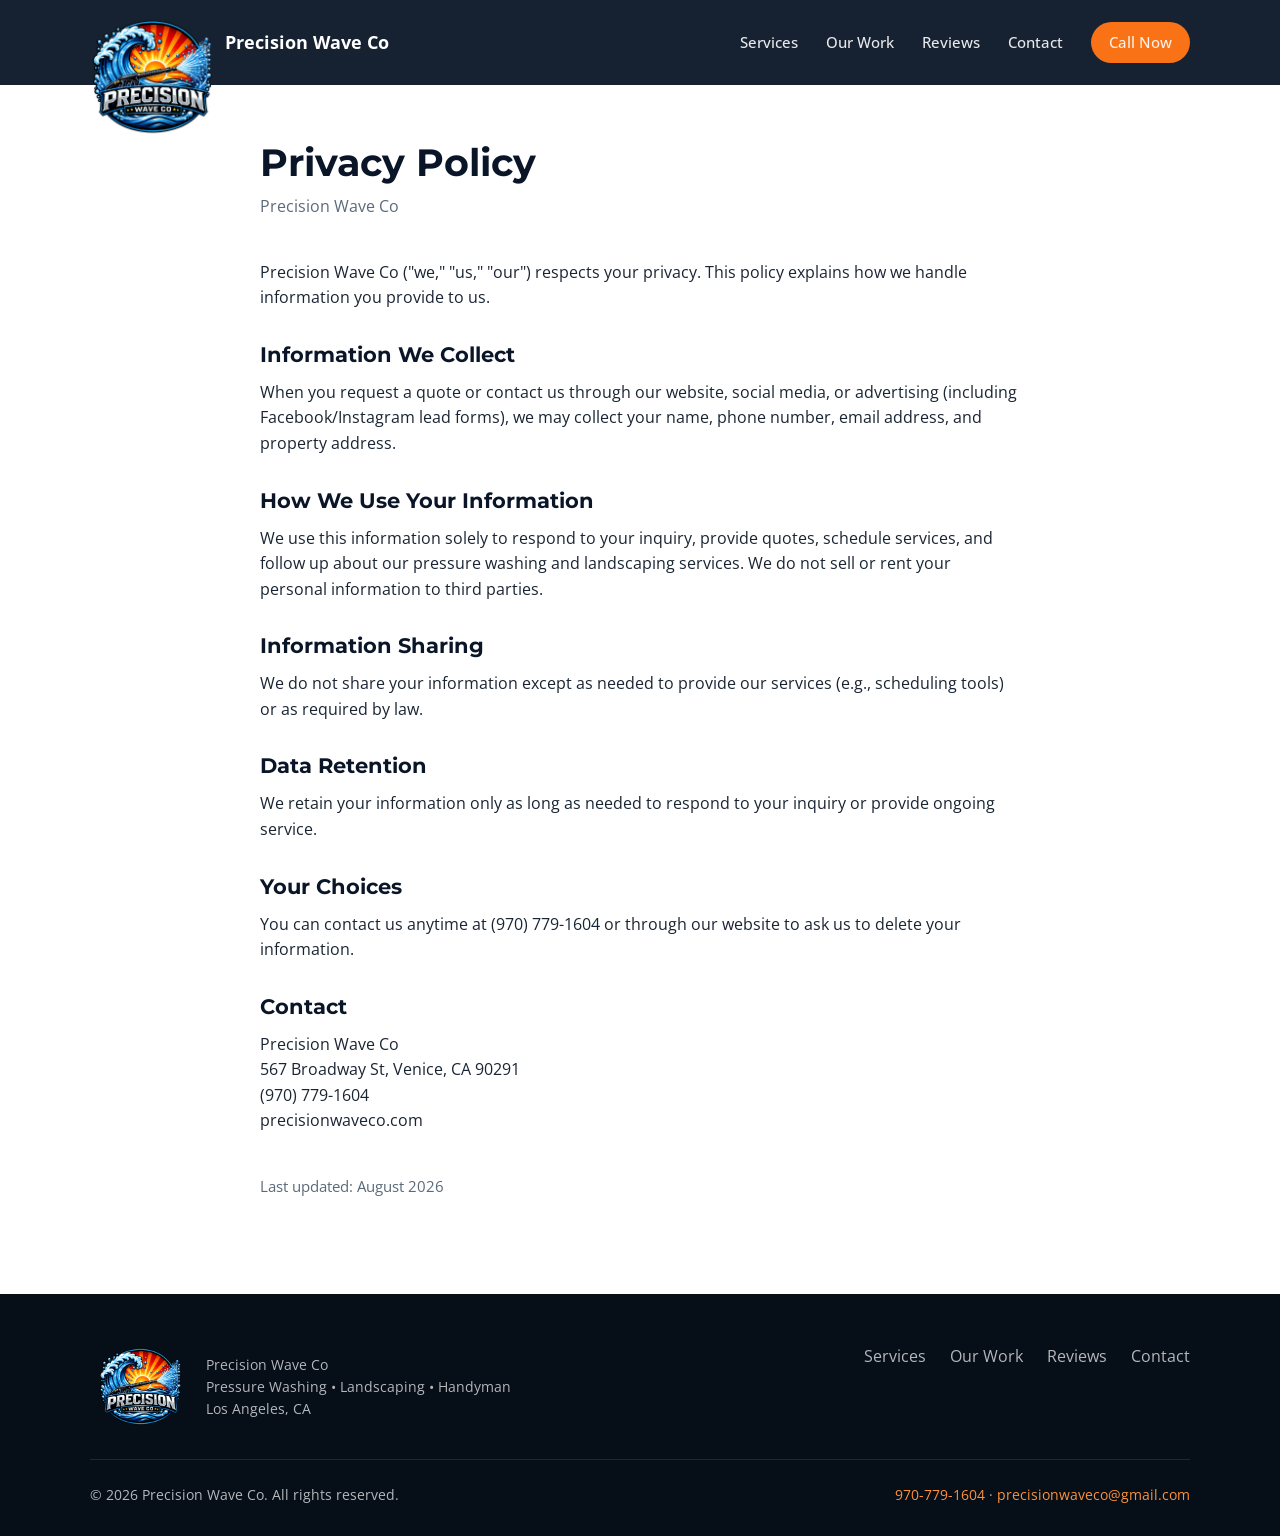
<file: privacy-policy.html>
<!DOCTYPE html>
<html lang="en">
<head>
  <meta charset="UTF-8">
  <meta name="viewport" content="width=device-width, initial-scale=1.0">
  <title>Privacy Policy | Precision Wave Co</title>
  <meta name="description" content="Privacy Policy for Precision Wave Co — how we collect, use, and protect information you provide to us.">
  <link rel="canonical" href="https://precisionwaveco.com/privacy-policy.html">
  <link rel="icon" type="image/png" href="images/logo.png">

  <link rel="stylesheet" href="css/styles.css">
  <link rel="preconnect" href="https://fonts.googleapis.com">
  <link rel="preconnect" href="https://fonts.gstatic.com" crossorigin>
  <link href="https://fonts.googleapis.com/css2?family=Montserrat:wght@400;600;700;800&family=Open+Sans:wght@400;500;600&display=swap" rel="stylesheet">

  <style>
    .legal {
      padding: 140px 0 80px;
    }
    .legal .container {
      max-width: 800px;
    }
    .legal h1 {
      font-size: clamp(1.8rem, 4vw, 2.4rem);
      color: var(--blue-deep);
      margin-bottom: 0.5rem;
    }
    .legal .legal-sub {
      color: var(--gray-600);
      margin-bottom: 2.5rem;
    }
    .legal h2 {
      font-size: 1.3rem;
      color: var(--blue-deep);
      margin: 2rem 0 0.75rem;
    }
    .legal p {
      margin-bottom: 1rem;
    }
    .legal .legal-updated {
      margin-top: 2.5rem;
      color: var(--gray-600);
      font-size: 0.95rem;
    }
  </style>
</head>
<body>
  <!-- Header / Nav -->
  <header class="header" id="header">
    <div class="container nav-container">
      <a href="index.html" class="logo-link">
        <img src="images/logo.png" alt="Precision Wave Co Logo" class="logo-img">
        <span class="logo-text">Precision Wave Co</span>
      </a>
      <nav class="nav" id="nav">
        <a href="index.html#services">Services</a>
        <a href="index.html#gallery">Our Work</a>
        <a href="index.html#reviews">Reviews</a>
        <a href="index.html#contact">Contact</a>
        <a href="tel:+19707791604" class="btn btn-nav">Call Now</a>
      </nav>
      <button class="hamburger" id="hamburger" aria-label="Open menu" aria-expanded="false" aria-controls="nav">
        <span></span><span></span><span></span>
      </button>
    </div>
    <div class="nav-overlay" id="nav-overlay"></div>
  </header>

  <!-- Privacy Policy -->
  <section class="legal">
    <div class="container">
      <h1>Privacy Policy</h1>
      <p class="legal-sub">Precision Wave Co</p>

      <p>Precision Wave Co ("we," "us," "our") respects your privacy. This policy explains how we handle information you provide to us.</p>

      <h2>Information We Collect</h2>
      <p>When you request a quote or contact us through our website, social media, or advertising (including Facebook/Instagram lead forms), we may collect your name, phone number, email address, and property address.</p>

      <h2>How We Use Your Information</h2>
      <p>We use this information solely to respond to your inquiry, provide quotes, schedule services, and follow up about our pressure washing and landscaping services. We do not sell or rent your personal information to third parties.</p>

      <h2>Information Sharing</h2>
      <p>We do not share your information except as needed to provide our services (e.g., scheduling tools) or as required by law.</p>

      <h2>Data Retention</h2>
      <p>We retain your information only as long as needed to respond to your inquiry or provide ongoing service.</p>

      <h2>Your Choices</h2>
      <p>You can contact us anytime at <a href="tel:+19707791604">(970) 779-1604</a> or through our website to ask us to delete your information.</p>

      <h2>Contact</h2>
      <p>
        Precision Wave Co<br>
        567 Broadway St, Venice, CA 90291<br>
        <a href="tel:+19707791604">(970) 779-1604</a><br>
        <a href="https://precisionwaveco.com">precisionwaveco.com</a>
      </p>

      <p class="legal-updated">Last updated: August 2026</p>
    </div>
  </section>

  <!-- Footer -->
  <footer class="footer">
    <div class="container">
      <div class="footer-top">
        <div class="footer-brand">
          <img src="images/logo.png" alt="Precision Wave Co" class="footer-logo">
          <p>Precision Wave Co<br>Pressure Washing • Landscaping • Handyman<br>Los Angeles, CA</p>
        </div>
        <div class="footer-links">
          <a href="index.html#services">Services</a>
          <a href="index.html#gallery">Our Work</a>
          <a href="index.html#reviews">Reviews</a>
          <a href="index.html#contact">Contact</a>
        </div>
      </div>
      <div class="footer-bottom">
        <p>© 2026 Precision Wave Co. All rights reserved.</p>
        <p><a href="tel:+19707791604">970-779-1604</a> · <a href="mailto:precisionwaveco@gmail.com">precisionwaveco@gmail.com</a></p>
      </div>
    </div>
  </footer>

  <script src="js/main.js"></script>
</body>
</html>
</file>
<file: css/styles.css>
/* ===== Reset & Base ===== */
*, *::before, *::after {
  box-sizing: border-box;
  margin: 0;
  padding: 0;
}

:root {
  --blue-deep: #0a1628;
  --blue-mid: #0d2b4a;
  --blue-bright: #1e90ff;
  --blue-water: #00b4e6;
  --orange: #f97316;
  --orange-light: #fb923c;
  --yellow: #ffcc00;
  --white: #ffffff;
  --gray-100: #f5f7fa;
  --gray-200: #e8ecf1;
  --gray-600: #5a6a7a;
  --gray-800: #1a2533;
  --shadow: 0 10px 40px rgba(0,0,0,0.15);
  --radius: 12px;
  --transition: 0.25s ease;
}

html {
  scroll-behavior: smooth;
}

body {
  font-family: 'Open Sans', system-ui, sans-serif;
  color: var(--gray-800);
  line-height: 1.6;
  background: var(--white);
  overflow-x: hidden;
}

h1, h2, h3, h4 {
  font-family: 'Montserrat', system-ui, sans-serif;
  font-weight: 700;
  line-height: 1.2;
}

img {
  max-width: 100%;
  height: auto;
  display: block;
}

a {
  color: inherit;
  text-decoration: none;
}

.container {
  width: 100%;
  max-width: 1140px;
  margin: 0 auto;
  padding: 0 20px;
}

.section-title {
  font-size: clamp(1.8rem, 4vw, 2.4rem);
  text-align: center;
  margin-bottom: 0.5rem;
  color: var(--blue-deep);
}

.section-sub {
  text-align: center;
  color: var(--gray-600);
  margin-bottom: 2.5rem;
  font-size: 1.05rem;
}

/* Buttons */
.btn {
  display: inline-flex;
  align-items: center;
  justify-content: center;
  gap: 8px;
  padding: 12px 24px;
  border-radius: 50px;
  font-weight: 600;
  font-size: 1rem;
  border: none;
  cursor: pointer;
  transition: var(--transition);
  text-align: center;
}

.btn-primary {
  background: linear-gradient(135deg, var(--orange), var(--orange-light));
  color: white;
  box-shadow: 0 4px 15px rgba(255, 107, 0, 0.35);
}

.btn-primary:hover {
  transform: translateY(-2px);
  box-shadow: 0 6px 20px rgba(255, 107, 0, 0.45);
}

.btn-secondary {
  background: transparent;
  color: white;
  border: 2px solid rgba(255,255,255,0.8);
}

.btn-secondary:hover {
  background: rgba(255,255,255,0.15);
}

.btn-nav {
  background: var(--orange);
  color: white;
  padding: 8px 18px;
  font-size: 0.9rem;
}

.btn-outline {
  background: transparent;
  border: 2px solid var(--blue-bright);
  color: var(--blue-bright);
  padding: 10px 20px;
}

.btn-outline:hover {
  background: var(--blue-bright);
  color: white;
}

.btn-full {
  width: 100%;
}

/* Header */
.header {
  position: fixed;
  top: 0;
  left: 0;
  right: 0;
  z-index: 1000;
  background: rgba(10, 22, 40, 0.95);
  backdrop-filter: blur(10px);
  transition: var(--transition);
}

.nav-container {
  display: flex;
  align-items: center;
  justify-content: space-between;
  height: 85px;
}

.logo-link {
  display: flex;
  align-items: center;
  gap: 10px;
  color: white;
  font-weight: 700;
  font-size: 1.1rem;
}

.logo-img {
  width: 125px;
  height: 125px;
  border-radius: 0;
  object-fit: contain;
  margin-top: 22px;
  margin-bottom: -45px;
  position: relative;
  z-index: 10;
}

.nav {
  display: flex;
  align-items: center;
  gap: 28px;
}

.nav a {
  color: rgba(255,255,255,0.9);
  font-weight: 500;
  font-size: 0.95rem;
  transition: color 0.2s;
}

.nav a:hover {
  color: var(--orange-light);
}

.hamburger {
  display: none;
  flex-direction: column;
  justify-content: center;
  gap: 5px;
  width: 44px;
  height: 44px;
  background: none;
  border: none;
  cursor: pointer;
  padding: 5px;
  z-index: 1002;
}

.hamburger span {
  width: 24px;
  height: 2px;
  background: white;
  border-radius: 2px;
  transition: var(--transition);
}

.hamburger.active span:nth-child(1) {
  transform: translateY(7px) rotate(45deg);
}

.hamburger.active span:nth-child(2) {
  opacity: 0;
}

.hamburger.active span:nth-child(3) {
  transform: translateY(-7px) rotate(-45deg);
}

.nav-overlay {
  display: none;
}

/* Hero */
.hero {
  position: relative;
  min-height: 100vh;
  display: flex;
  align-items: center;
  justify-content: center;
  background: linear-gradient(160deg, var(--blue-deep) 0%, var(--blue-mid) 50%, #0a3a5c 100%);
  color: white;
  text-align: center;
  padding: 100px 20px 60px;
  overflow: hidden;
}

.hero-sunburst {
  position: absolute;
  top: 50%;
  left: 50%;
  transform: translate(-50%, -50%);
  width: 140%;
  height: 140%;
  max-width: none;
  background: radial-gradient(circle, 
    rgba(255, 140, 0, 0.38) 0%, 
    rgba(255, 110, 0, 0.22) 25%, 
    rgba(255, 90, 0, 0.12) 45%,
    transparent 70%);
  border-radius: 0;
  pointer-events: none;
  z-index: 0;
}

.hero-sunburst::before {
  content: "";
  position: absolute;
  inset: 5%;
  background: repeating-conic-gradient(
    from 0deg,
    rgba(255, 160, 0, 0.14) 0deg 7deg,
    transparent 7deg 14deg
  );
  border-radius: 0;
  opacity: 1;
}

.hero-overlay {
  position: absolute;
  inset: 0;
  background: 
    radial-gradient(ellipse at 15% 40%, rgba(0, 160, 220, 0.14), transparent 55%),
    radial-gradient(ellipse at 85% 60%, rgba(255, 100, 0, 0.07), transparent 50%);
  pointer-events: none;
  z-index: 1;
}

.hero-content {
  position: relative;
  z-index: 2;
}
























.hero-logo {
  width: 360px;
  height: 360px;
  margin: -20px auto 1.5rem;
  border-radius: 0;
  box-shadow: none;
  object-fit: contain;
  opacity: 1;
  position: relative;
  transform: none;
  top: auto;
  left: auto;
  z-index: 2;
  pointer-events: auto;
  filter: none;
}

.hero h1 {
  font-size: clamp(2rem, 5vw, 3.2rem);
  margin-bottom: 1rem;
  font-weight: 800;
}

.hero-sub {
  font-size: 1.15rem;
  opacity: 0.9;
  margin-bottom: 2rem;
}

.hero-ctas {
  display: flex;
  flex-wrap: wrap;
  gap: 16px;
  justify-content: center;
  margin-bottom: 1.5rem;
}

.hero-trust {
  font-size: 0.95rem;
  opacity: 0.85;
}

/* Services */
.services {
  padding: 80px 0;
  background: linear-gradient(160deg, #0a2848 0%, #0e3d5c 45%, #1a5270 75%, #d35400 100%);
}

.services-grid {
  display: grid;
  grid-template-columns: repeat(auto-fit, minmax(280px, 1fr));
  gap: 28px;
}

.service-card {
  background: white;
  padding: 32px 28px;
  border-radius: var(--radius);
  box-shadow: var(--shadow);
  text-align: center;
  transition: transform 0.25s;
}

.service-card:hover {
  transform: translateY(-6px);
}

.service-icon {
  font-size: 2.5rem;
  margin-bottom: 1rem;
}

.service-card h3 {
  font-size: 1.3rem;
  margin-bottom: 0.75rem;
  color: var(--blue-deep);
}

.service-card p {
  color: var(--gray-600);
  font-size: 0.95rem;
}

/* Gallery */
.gallery {
  padding: 80px 0;
  background: rgba(255, 140, 0, 0.08);
}

.gallery-grid {
  display: grid;
  grid-template-columns: repeat(auto-fill, minmax(280px, 1fr));
  gap: 20px;
}

.gallery-item {
  position: relative;
  border-radius: var(--radius);
  overflow: hidden;
  box-shadow: 0 6px 20px rgba(0,0,0,0.12);
  aspect-ratio: 4/3;
  background: var(--gray-200);
}

.gallery-item img {
  width: 100%;
  height: 100%;
  object-fit: contain;
  transition: transform 0.4s ease;
}

.gallery-item:hover img {
  transform: scale(1.05);
}

.gallery-caption {
  position: absolute;
  bottom: 0;
  left: 0;
  right: 0;
  padding: 12px 16px;
  background: linear-gradient(transparent, rgba(0,0,0,0.75));
  color: white;
  font-size: 0.9rem;
  font-weight: 600;
}

/* Video Showcase */
.video-showcase {
  padding: 80px 0;
  background: #fff;
}

.video-wrapper {
  max-width: 900px;
  margin: 0 auto;
  border-radius: var(--radius);
  overflow: hidden;
  box-shadow: 0 6px 20px rgba(0,0,0,0.12);
  background: #000;
}

.video-wrapper video {
  display: block;
  width: 100%;
  height: auto;
}

/* Reviews */
.reviews {
  padding: 80px 0;
  background: linear-gradient(160deg, #0a2848 0%, #0e3d5c 45%, #1a5270 75%, #d35400 100%);
}
.reviews .section-title {
  color: white;
}
.reviews .section-sub {
  color: rgba(255,255,255,0.85);
}
.reviews-cta p {
  color: rgba(255,255,255,0.8);
}
.reviews .section-sub {
  color: rgba(255,255,255,0.85);
}
.reviews-cta p {
  color: rgba(255,255,255,0.8);
}
  padding: 80px 0;
.reviews .section-title {
  color: white;
}
.reviews .section-sub {
  color: rgba(255,255,255,0.85);
}
.reviews-cta p {
  color: rgba(255,255,255,0.8);
}
  background: linear-gradient(160deg, #0a2848 0%, #0e3d5c 45%, #1a5270 75%, #d35400 100%);
.reviews .section-title {
  color: white;
}
.reviews .section-sub {
  color: rgba(255,255,255,0.85);
}
.reviews-cta p {
  color: rgba(255,255,255,0.8);
}
}
.reviews .section-title {
  color: white;
}
.reviews .section-sub {
  color: rgba(255,255,255,0.85);
}
.reviews-cta p {
  color: rgba(255,255,255,0.8);
}

.reviews-grid {
  display: grid;
  grid-template-columns: repeat(auto-fit, minmax(300px, 1fr));
  gap: 24px;
  margin-bottom: 2.5rem;
}

.review-card {
  background: white;
  padding: 28px 24px;
  border-radius: var(--radius);
  box-shadow: 0 4px 18px rgba(0,0,0,0.08);
}

.stars {
  color: #f5a623;
  font-size: 1.2rem;
  margin-bottom: 12px;
  letter-spacing: 2px;
}

.review-text {
  font-size: 0.95rem;
  color: var(--gray-800);
  margin-bottom: 14px;
  line-height: 1.55;
}

.review-meta {
  font-size: 0.85rem;
  color: var(--gray-600);
  font-weight: 600;
}

.reviews-cta {
  text-align: center;
}

.reviews-cta p {
  margin-bottom: 12px;
  color: var(--gray-600);
}

.social-links {
  display: flex;
  flex-wrap: wrap;
  gap: 12px;
  justify-content: center;
}

/* Why Us */
.why-us {
  padding: 80px 0;
  background: rgba(255, 140, 0, 0.08);
}

.why-grid {
  display: grid;
  grid-template-columns: repeat(auto-fit, minmax(240px, 1fr));
  gap: 28px;
}

.why-item {
  text-align: center;
  padding: 20px;
}

.why-item h3 {
  font-size: 1.15rem;
  margin-bottom: 8px;
  color: var(--blue-deep);
}

.why-item p {
  color: var(--gray-600);
  font-size: 0.95rem;
}

/* Contact */
.contact {
  padding: 80px 0;
  background: var(--blue-deep);
  color: white;
}

.contact .section-title {
  color: white;
}

.contact .section-sub {
  color: rgba(255,255,255,0.75);
}

.contact-grid {
  display: grid;
  grid-template-columns: 1fr 1fr;
  gap: 48px;
  align-items: start;
}

.contact-item {
  margin-bottom: 22px;
}

.contact-item strong {
  display: block;
  font-size: 0.85rem;
  text-transform: uppercase;
  letter-spacing: 0.5px;
  opacity: 0.7;
  margin-bottom: 4px;
}

.contact-item a {
  color: var(--orange-light);
  font-size: 1.15rem;
  font-weight: 600;
}

.contact-item a:hover {
  text-decoration: underline;
}

.social-row {
  display: flex;
  gap: 18px;
  margin-top: 28px;
}

.social-row a {
  color: rgba(255,255,255,0.85);
  font-weight: 500;
  border-bottom: 1px solid transparent;
}

.social-row a:hover {
  border-bottom-color: var(--orange-light);
  color: var(--orange-light);
}

.contact-form {
  background: rgba(255,255,255,0.06);
  padding: 32px;
  border-radius: var(--radius);
  border: 1px solid rgba(255,255,255,0.1);
}

.form-group {
  margin-bottom: 18px;
}

.form-group label {
  display: block;
  font-size: 0.85rem;
  margin-bottom: 6px;
  opacity: 0.85;
}

.form-group input,
.form-group select,
.form-group textarea {
  width: 100%;
  padding: 12px 14px;
  border: 1px solid rgba(255,255,255,0.2);
  border-radius: 8px;
  background: rgba(0,0,0,0.25);
  color: white;
  font-size: 1rem;
  font-family: inherit;
}

.form-group input::placeholder,
.form-group textarea::placeholder {
  color: rgba(255,255,255,0.45);
}

.form-group input:focus,
.form-group select:focus,
.form-group textarea:focus {
  outline: none;
  border-color: var(--orange);
}

.form-note {
  margin-top: 14px;
  font-size: 0.85rem;
  opacity: 0.75;
  text-align: center;
}

.form-note a {
  color: var(--orange-light);
}

/* Footer */
.footer {
  background: #060e18;
  color: rgba(255,255,255,0.7);
  padding: 50px 0 30px;
}

.footer-top {
  display: flex;
  justify-content: space-between;
  align-items: flex-start;
  flex-wrap: wrap;
  gap: 30px;
  margin-bottom: 30px;
}

.footer-brand {
  display: flex;
  align-items: center;
  gap: 16px;
}

.footer-logo {
  width: 100px;
  height: 85px;
  border-radius: 0;
  object-fit: contain;
}

.footer-brand p {
  font-size: 0.9rem;
  line-height: 1.5;
}

.footer-links {
  display: flex;
  gap: 24px;
  flex-wrap: wrap;
}

.footer-links a:hover {
  color: var(--orange-light);
}

.footer-bottom {
  border-top: 1px solid rgba(255,255,255,0.1);
  padding-top: 24px;
  display: flex;
  justify-content: space-between;
  flex-wrap: wrap;
  gap: 12px;
  font-size: 0.85rem;
}

.footer-bottom a {
  color: var(--orange-light);
}

/* Mobile */
@media (max-width: 768px) {
  .hamburger {
    display: flex;
  }

  .nav {
    position: fixed;
    top: 85px;
    left: 0;
    right: 0;
    z-index: 1001;
    background: var(--blue-deep);
    flex-direction: column;
    align-items: stretch;
    padding: 8px 24px 24px;
    gap: 0;
    max-height: calc(100vh - 85px);
    overflow-y: auto;
    box-shadow: 0 16px 30px rgba(0,0,0,0.35);
    transform: translateY(-12px);
    opacity: 0;
    pointer-events: none;
    transition: transform 0.25s ease, opacity 0.2s ease;
  }

  .nav.open {
    transform: translateY(0);
    opacity: 1;
    pointer-events: auto;
  }

  .nav a {
    padding: 16px 4px;
    border-bottom: 1px solid rgba(255,255,255,0.1);
    font-size: 1.05rem;
  }

  .nav a.btn-nav {
    margin-top: 16px;
    border-bottom: none;
    text-align: center;
  }

  .nav-overlay {
    display: block;
    position: fixed;
    inset: 0;
    top: 85px;
    background: rgba(0,0,0,0.5);
    z-index: 999;
    opacity: 0;
    pointer-events: none;
    transition: opacity 0.25s ease;
  }

  .nav-overlay.open {
    opacity: 1;
    pointer-events: auto;
  }

  .hero {
    min-height: 90vh;
    padding-top: 90px;
  }

  .hero-logo {
    width: 420px;
    height: 260px;
  }

  .contact-grid {
    grid-template-columns: 1fr;
    gap: 36px;
  }

  .footer-top {
    flex-direction: column;
  }

  .footer-bottom {
    flex-direction: column;
    text-align: center;
  }
}

@media (max-width: 480px) {
  .gallery-grid {
    grid-template-columns: 1fr;
  }
  
  .hero-ctas {
    flex-direction: column;
  }
  
  .btn {
    width: 100%;
  }
}

.logo-tagline {
  font-size: 1.1rem;
  font-weight: 600;
  color: rgba(255,255,255,0.9);
  letter-spacing: 1px;
  margin: -10px 0 1.2rem;
  text-transform: uppercase;
}

@media (max-width: 768px) {
  .hero-logo {
    width: 280px;
    height: 280px;
    opacity: 0.25;
  }
  .logo-img {
    width: 90px;
    height: 90px;
    margin-top: 15px;
    margin-bottom: -30px;
  }
}
</file>
